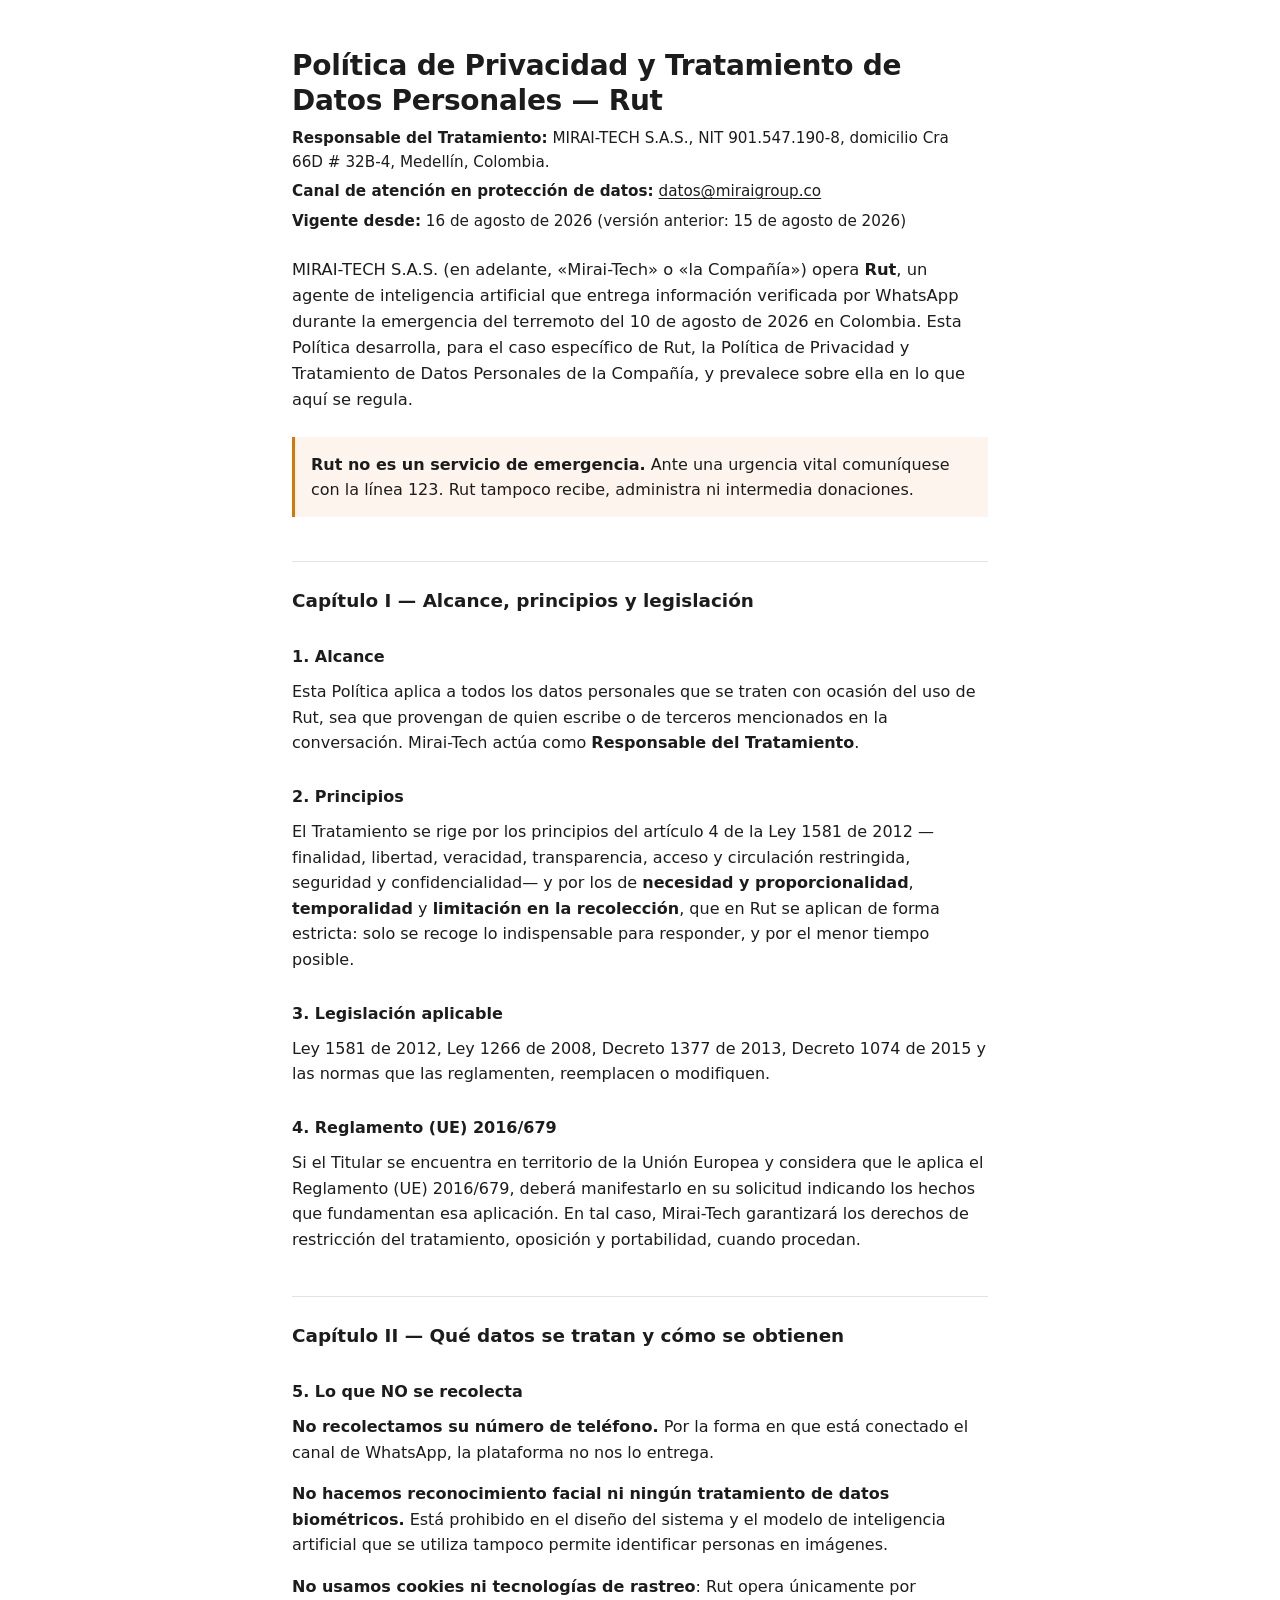
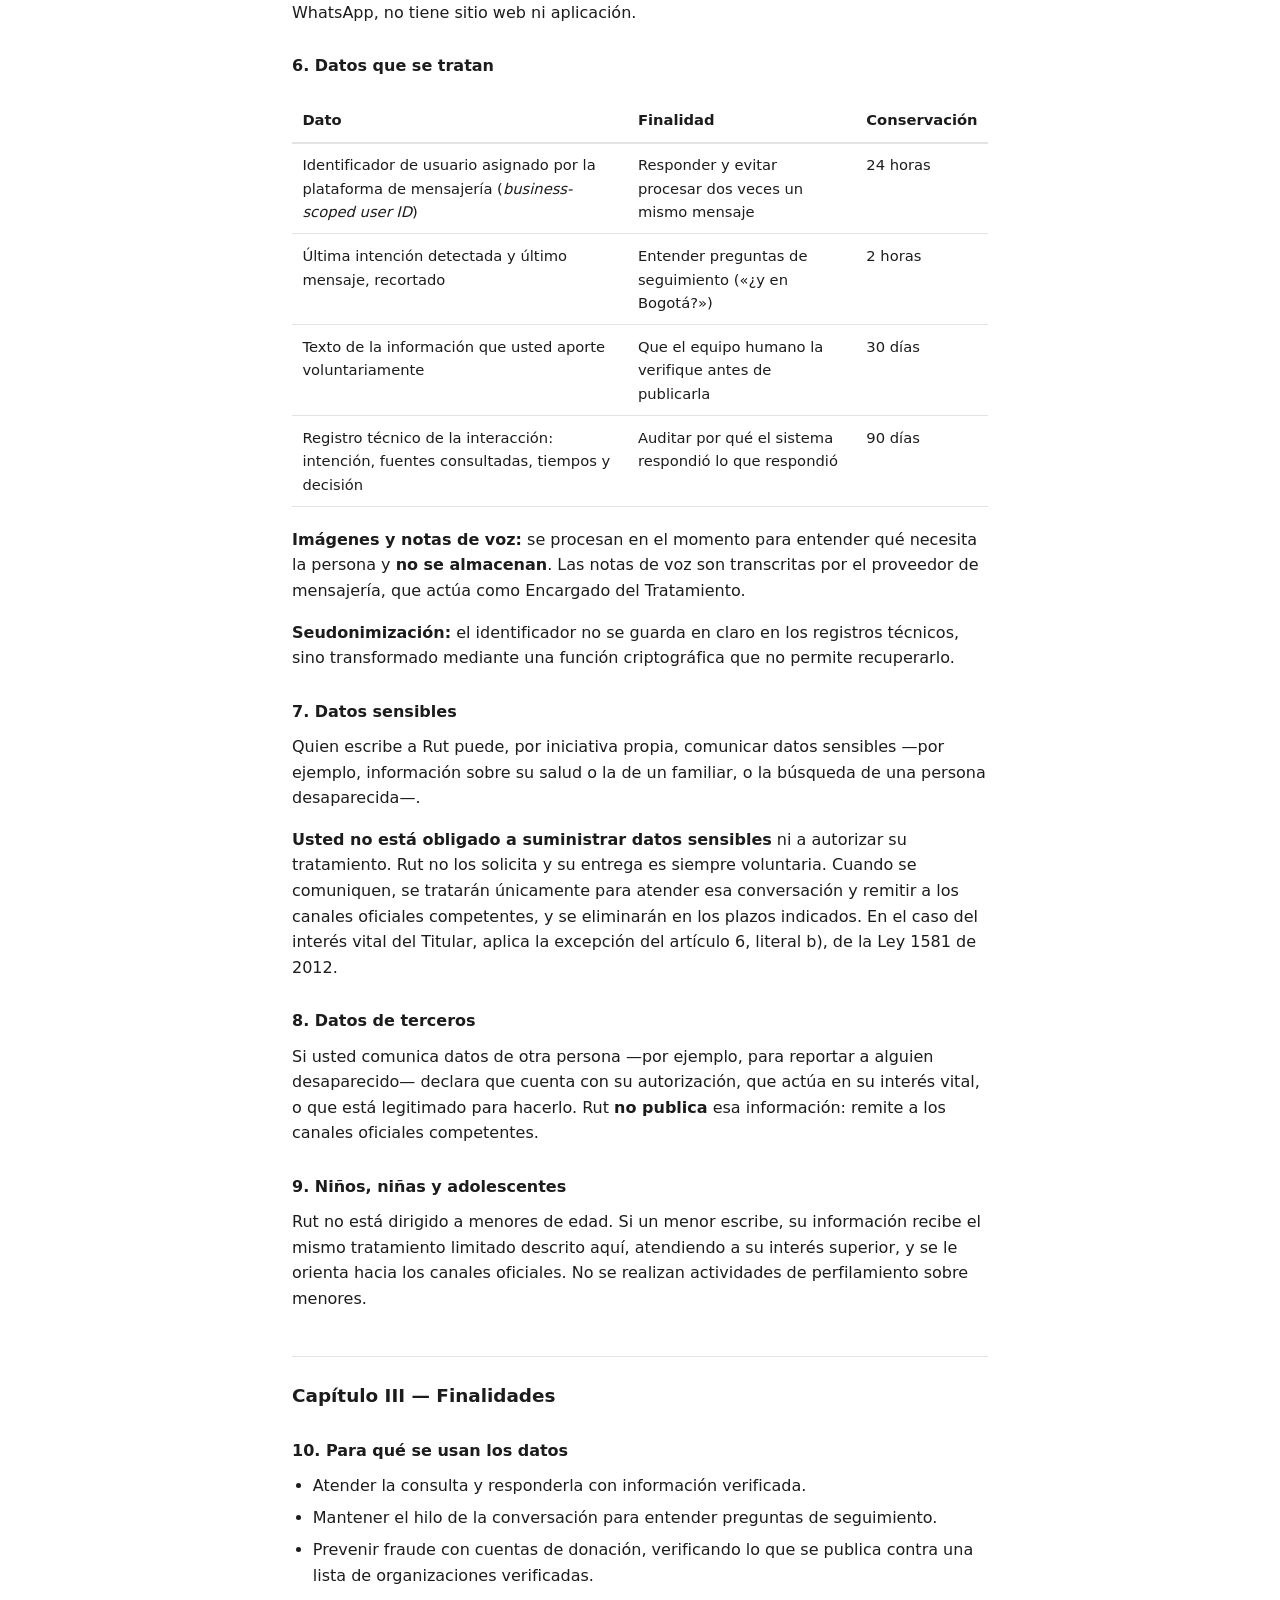
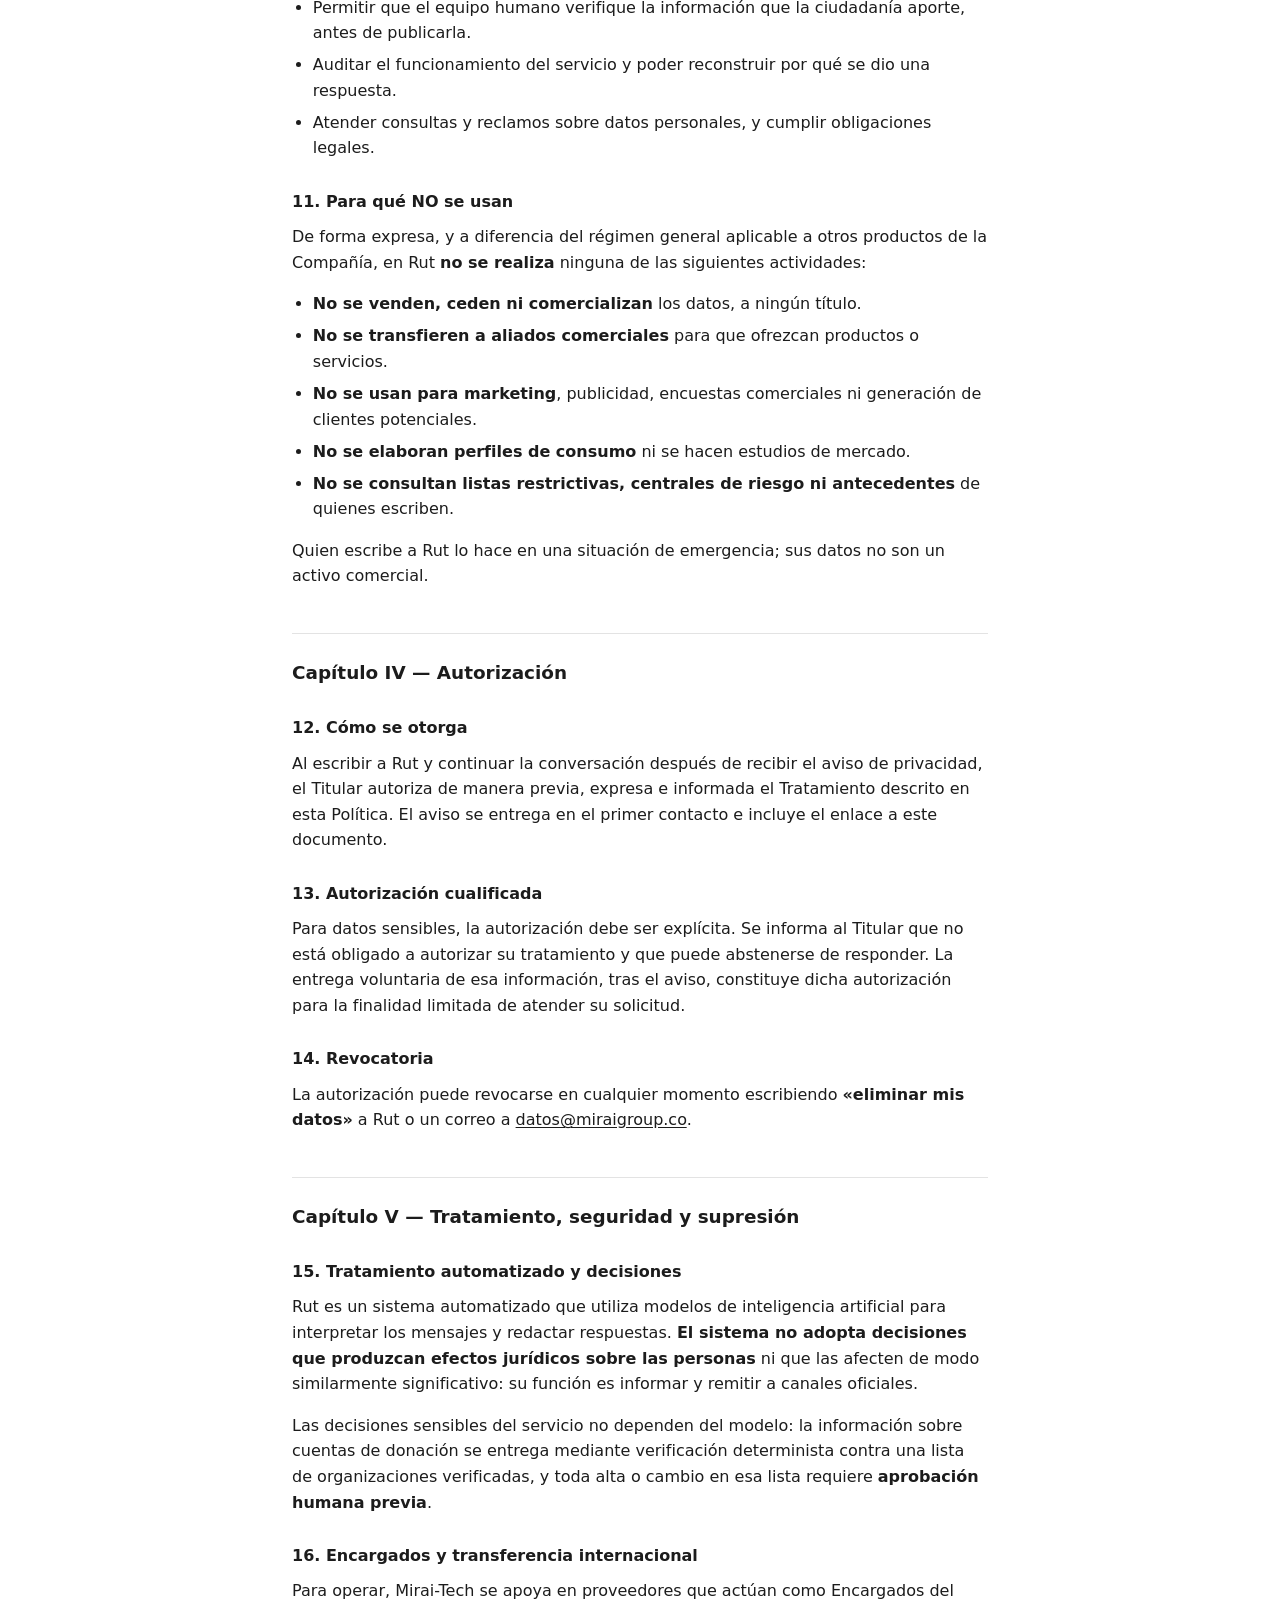
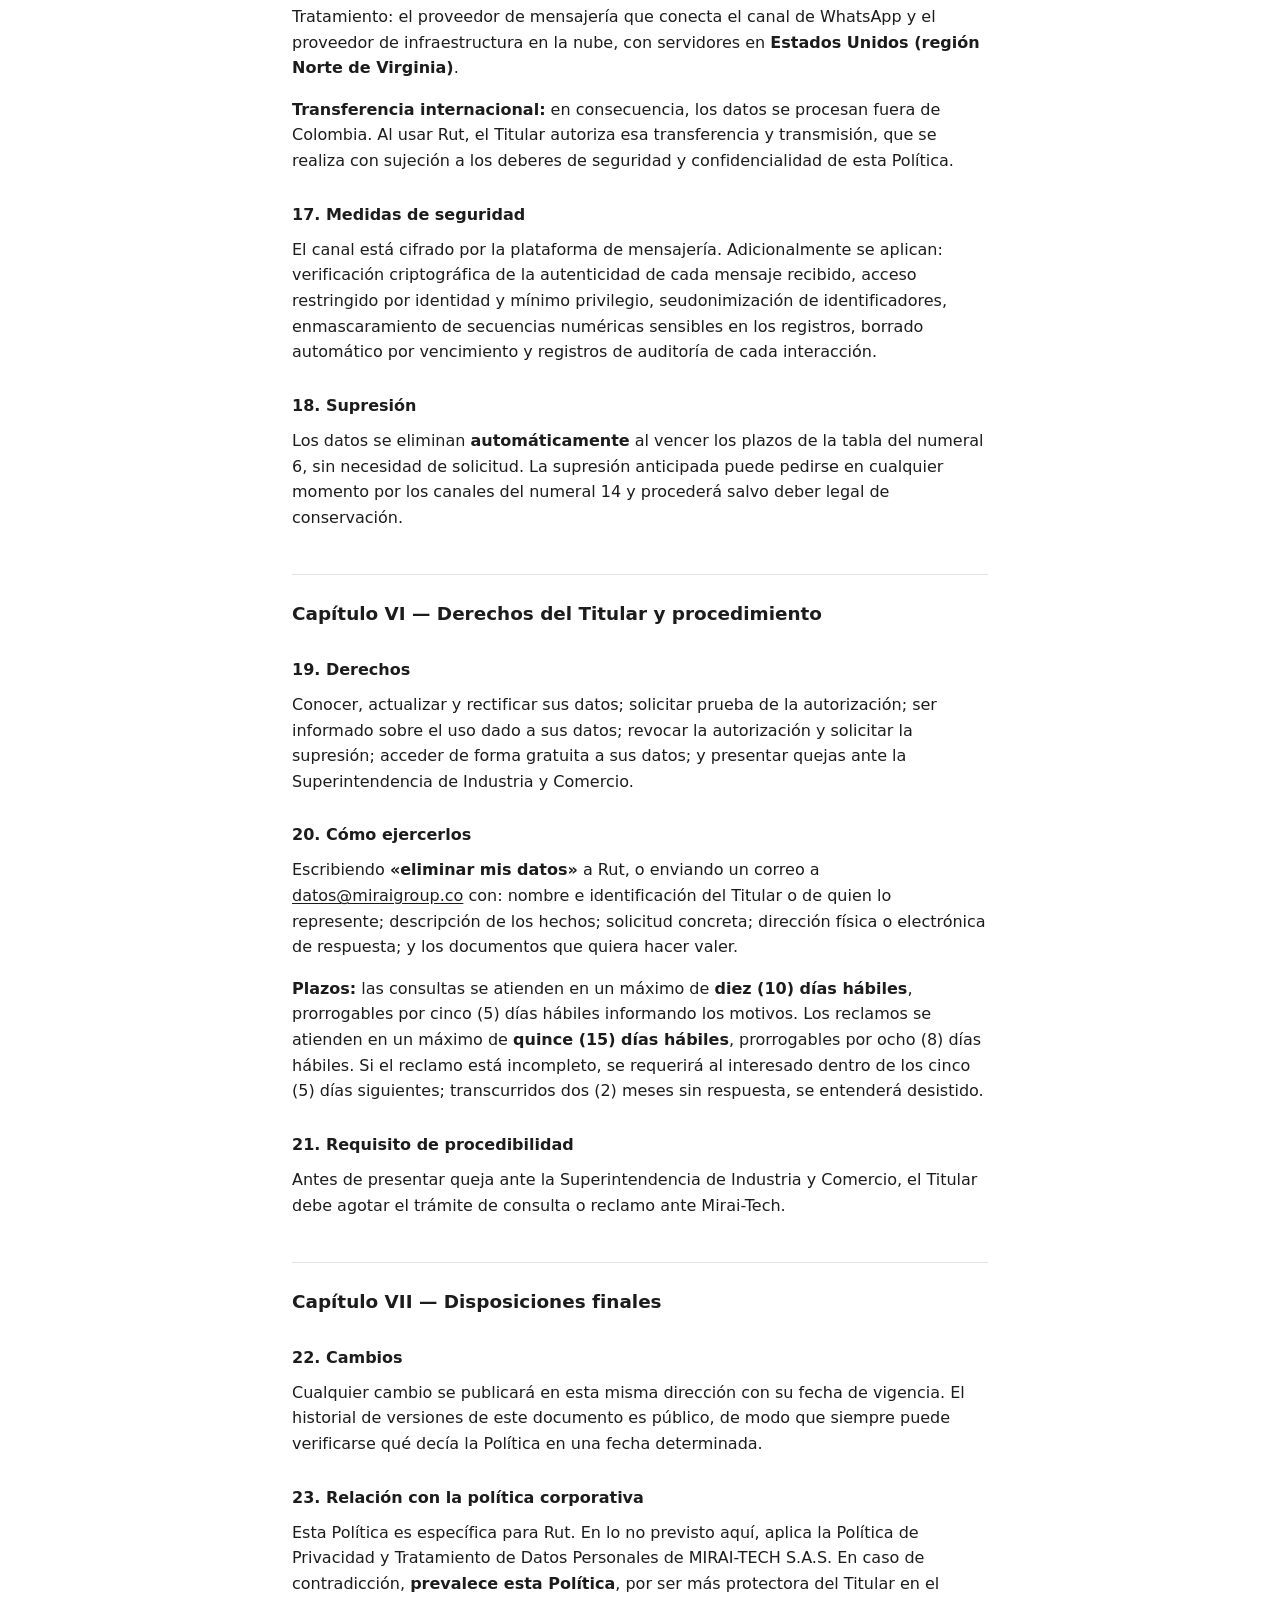
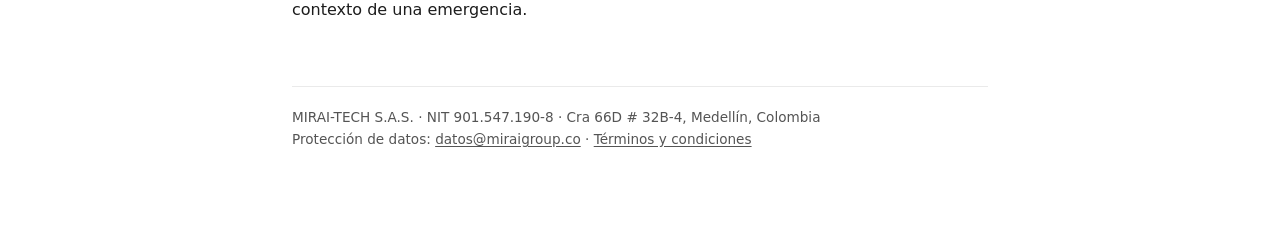
<file: rut/politica-datos/index.html>
<!doctype html>
<html lang="es">
<head>
<meta charset="utf-8">
<meta name="viewport" content="width=device-width, initial-scale=1">
<title>Política de Privacidad y Tratamiento de Datos Personales — Rut | MIRAI TECH S.A.S.</title>
<meta name="description" content="Política de Privacidad y Tratamiento de Datos Personales de Rut, el agente de inteligencia artificial de MIRAI TECH S.A.S. para la emergencia del terremoto del 10 de agosto de 2026 en Colombia.">
<link rel="stylesheet" href="../../estilo.css">
</head>
<body>

<h1>Política de Privacidad y Tratamiento de Datos Personales — Rut</h1>

<p class="meta"><strong>Responsable del Tratamiento:</strong> MIRAI-TECH S.A.S., NIT 901.547.190-8,
domicilio Cra 66D&nbsp;#&nbsp;32B-4, Medellín, Colombia.</p>
<p class="meta"><strong>Canal de atención en protección de datos:</strong>
<a href="mailto:datos@miraigroup.co">datos@miraigroup.co</a></p>
<p class="meta"><strong>Vigente desde:</strong> 16 de agosto de 2026 <span style="font-weight:400">(versión anterior: 15 de agosto de 2026)</span></p>

<p class="intro">MIRAI-TECH S.A.S. (en adelante, «Mirai-Tech» o «la Compañía») opera <strong>Rut</strong>,
un agente de inteligencia artificial que entrega información verificada por WhatsApp durante la
emergencia del terremoto del 10 de agosto de 2026 en Colombia. Esta Política desarrolla, para el
caso específico de Rut, la Política de Privacidad y Tratamiento de Datos Personales de la
Compañía, y prevalece sobre ella en lo que aquí se regula.</p>

<div class="aviso"><strong>Rut no es un servicio de emergencia.</strong> Ante una urgencia vital
comuníquese con la línea 123. Rut tampoco recibe, administra ni intermedia donaciones.</div>

<h2>Capítulo I — Alcance, principios y legislación</h2>

<h3>1. Alcance</h3>
<p>Esta Política aplica a todos los datos personales que se traten con ocasión del uso de Rut, sea
que provengan de quien escribe o de terceros mencionados en la conversación. Mirai-Tech actúa como
<strong>Responsable del Tratamiento</strong>.</p>

<h3>2. Principios</h3>
<p>El Tratamiento se rige por los principios del artículo 4 de la Ley 1581 de 2012 —finalidad,
libertad, veracidad, transparencia, acceso y circulación restringida, seguridad y
confidencialidad— y por los de <strong>necesidad y proporcionalidad</strong>,
<strong>temporalidad</strong> y <strong>limitación en la recolección</strong>, que en Rut se
aplican de forma estricta: solo se recoge lo indispensable para responder, y por el menor tiempo
posible.</p>

<h3>3. Legislación aplicable</h3>
<p>Ley 1581 de 2012, Ley 1266 de 2008, Decreto 1377 de 2013, Decreto 1074 de 2015 y las normas que
las reglamenten, reemplacen o modifiquen.</p>

<h3>4. Reglamento (UE) 2016/679</h3>
<p>Si el Titular se encuentra en territorio de la Unión Europea y considera que le aplica el
Reglamento (UE) 2016/679, deberá manifestarlo en su solicitud indicando los hechos que fundamentan
esa aplicación. En tal caso, Mirai-Tech garantizará los derechos de restricción del tratamiento,
oposición y portabilidad, cuando procedan.</p>

<h2>Capítulo II — Qué datos se tratan y cómo se obtienen</h2>

<h3>5. Lo que NO se recolecta</h3>
<p><strong>No recolectamos su número de teléfono.</strong> Por la forma en que está conectado el
canal de WhatsApp, la plataforma no nos lo entrega.</p>
<p><strong>No hacemos reconocimiento facial ni ningún tratamiento de datos biométricos.</strong>
Está prohibido en el diseño del sistema y el modelo de inteligencia artificial que se utiliza
tampoco permite identificar personas en imágenes.</p>
<p><strong>No usamos cookies ni tecnologías de rastreo</strong>: Rut opera únicamente por WhatsApp,
no tiene sitio web ni aplicación.</p>

<h3>6. Datos que se tratan</h3>
<table>
  <thead>
    <tr><th>Dato</th><th>Finalidad</th><th>Conservación</th></tr>
  </thead>
  <tbody>
    <tr>
      <td>Identificador de usuario asignado por la plataforma de mensajería (<em>business-scoped
      user ID</em>)</td>
      <td>Responder y evitar procesar dos veces un mismo mensaje</td>
      <td>24 horas</td>
    </tr>
    <tr>
      <td>Última intención detectada y último mensaje, recortado</td>
      <td>Entender preguntas de seguimiento («¿y en Bogotá?»)</td>
      <td>2 horas</td>
    </tr>
    <tr>
      <td>Texto de la información que usted aporte voluntariamente</td>
      <td>Que el equipo humano la verifique antes de publicarla</td>
      <td>30 días</td>
    </tr>
    <tr>
      <td>Registro técnico de la interacción: intención, fuentes consultadas, tiempos y decisión</td>
      <td>Auditar por qué el sistema respondió lo que respondió</td>
      <td>90 días</td>
    </tr>
  </tbody>
</table>
<p><strong>Imágenes y notas de voz:</strong> se procesan en el momento para entender qué necesita
la persona y <strong>no se almacenan</strong>. Las notas de voz son transcritas por el proveedor de
mensajería, que actúa como Encargado del Tratamiento.</p>
<p><strong>Seudonimización:</strong> el identificador no se guarda en claro en los registros
técnicos, sino transformado mediante una función criptográfica que no permite recuperarlo.</p>

<h3>7. Datos sensibles</h3>
<p>Quien escribe a Rut puede, por iniciativa propia, comunicar datos sensibles —por ejemplo,
información sobre su salud o la de un familiar, o la búsqueda de una persona desaparecida—.</p>
<p><strong>Usted no está obligado a suministrar datos sensibles</strong> ni a autorizar su
tratamiento. Rut no los solicita y su entrega es siempre voluntaria. Cuando se comuniquen, se
tratarán únicamente para atender esa conversación y remitir a los canales oficiales competentes, y
se eliminarán en los plazos indicados. En el caso del interés vital del Titular, aplica la
excepción del artículo 6, literal b), de la Ley 1581 de 2012.</p>

<h3>8. Datos de terceros</h3>
<p>Si usted comunica datos de otra persona —por ejemplo, para reportar a alguien desaparecido—
declara que cuenta con su autorización, que actúa en su interés vital, o que está legitimado para
hacerlo. Rut <strong>no publica</strong> esa información: remite a los canales oficiales
competentes.</p>

<h3>9. Niños, niñas y adolescentes</h3>
<p>Rut no está dirigido a menores de edad. Si un menor escribe, su información recibe el mismo
tratamiento limitado descrito aquí, atendiendo a su interés superior, y se le orienta hacia los
canales oficiales. No se realizan actividades de perfilamiento sobre menores.</p>

<h2>Capítulo III — Finalidades</h2>

<h3>10. Para qué se usan los datos</h3>
<ul>
  <li>Atender la consulta y responderla con información verificada.</li>
  <li>Mantener el hilo de la conversación para entender preguntas de seguimiento.</li>
  <li>Prevenir fraude con cuentas de donación, verificando lo que se publica contra una lista de
      organizaciones verificadas.</li>
  <li>Permitir que el equipo humano verifique la información que la ciudadanía aporte, antes de
      publicarla.</li>
  <li>Auditar el funcionamiento del servicio y poder reconstruir por qué se dio una respuesta.</li>
  <li>Atender consultas y reclamos sobre datos personales, y cumplir obligaciones legales.</li>
</ul>

<h3>11. Para qué NO se usan</h3>
<p>De forma expresa, y a diferencia del régimen general aplicable a otros productos de la Compañía,
en Rut <strong>no se realiza</strong> ninguna de las siguientes actividades:</p>
<ul>
  <li><strong>No se venden, ceden ni comercializan</strong> los datos, a ningún título.</li>
  <li><strong>No se transfieren a aliados comerciales</strong> para que ofrezcan productos o
      servicios.</li>
  <li><strong>No se usan para marketing</strong>, publicidad, encuestas comerciales ni generación de
      clientes potenciales.</li>
  <li><strong>No se elaboran perfiles de consumo</strong> ni se hacen estudios de mercado.</li>
  <li><strong>No se consultan listas restrictivas, centrales de riesgo ni antecedentes</strong> de
      quienes escriben.</li>
</ul>
<p>Quien escribe a Rut lo hace en una situación de emergencia; sus datos no son un activo
comercial.</p>

<h2>Capítulo IV — Autorización</h2>

<h3>12. Cómo se otorga</h3>
<p>Al escribir a Rut y continuar la conversación después de recibir el aviso de privacidad, el
Titular autoriza de manera previa, expresa e informada el Tratamiento descrito en esta Política. El
aviso se entrega en el primer contacto e incluye el enlace a este documento.</p>

<h3>13. Autorización cualificada</h3>
<p>Para datos sensibles, la autorización debe ser explícita. Se informa al Titular que no está
obligado a autorizar su tratamiento y que puede abstenerse de responder. La entrega voluntaria de
esa información, tras el aviso, constituye dicha autorización para la finalidad limitada de atender
su solicitud.</p>

<h3>14. Revocatoria</h3>
<p>La autorización puede revocarse en cualquier momento escribiendo <strong>«eliminar mis
datos»</strong> a Rut o un correo a <a href="mailto:datos@miraigroup.co">datos@miraigroup.co</a>.</p>

<h2>Capítulo V — Tratamiento, seguridad y supresión</h2>

<h3>15. Tratamiento automatizado y decisiones</h3>
<p>Rut es un sistema automatizado que utiliza modelos de inteligencia artificial para interpretar
los mensajes y redactar respuestas. <strong>El sistema no adopta decisiones que produzcan efectos
jurídicos sobre las personas</strong> ni que las afecten de modo similarmente significativo: su
función es informar y remitir a canales oficiales.</p>
<p>Las decisiones sensibles del servicio no dependen del modelo: la información sobre cuentas de
donación se entrega mediante verificación determinista contra una lista de organizaciones
verificadas, y toda alta o cambio en esa lista requiere <strong>aprobación humana previa</strong>.</p>

<h3>16. Encargados y transferencia internacional</h3>
<p>Para operar, Mirai-Tech se apoya en proveedores que actúan como Encargados del Tratamiento: el
proveedor de mensajería que conecta el canal de WhatsApp y el proveedor de infraestructura en la
nube, con servidores en <strong>Estados Unidos (región Norte de Virginia)</strong>.</p>
<p><strong>Transferencia internacional:</strong> en consecuencia, los datos se procesan fuera de
Colombia. Al usar Rut, el Titular autoriza esa transferencia y transmisión, que se realiza con
sujeción a los deberes de seguridad y confidencialidad de esta Política.</p>

<h3>17. Medidas de seguridad</h3>
<p>El canal está cifrado por la plataforma de mensajería. Adicionalmente se aplican: verificación
criptográfica de la autenticidad de cada mensaje recibido, acceso restringido por identidad y
mínimo privilegio, seudonimización de identificadores, enmascaramiento de secuencias numéricas
sensibles en los registros, borrado automático por vencimiento y registros de auditoría de cada
interacción.</p>

<h3>18. Supresión</h3>
<p>Los datos se eliminan <strong>automáticamente</strong> al vencer los plazos de la tabla del
numeral 6, sin necesidad de solicitud. La supresión anticipada puede pedirse en cualquier momento
por los canales del numeral 14 y procederá salvo deber legal de conservación.</p>

<h2>Capítulo VI — Derechos del Titular y procedimiento</h2>

<h3>19. Derechos</h3>
<p>Conocer, actualizar y rectificar sus datos; solicitar prueba de la autorización; ser informado
sobre el uso dado a sus datos; revocar la autorización y solicitar la supresión; acceder de forma
gratuita a sus datos; y presentar quejas ante la Superintendencia de Industria y Comercio.</p>

<h3>20. Cómo ejercerlos</h3>
<p>Escribiendo <strong>«eliminar mis datos»</strong> a Rut, o enviando un correo a
<a href="mailto:datos@miraigroup.co">datos@miraigroup.co</a> con: nombre e identificación del
Titular o de quien lo represente; descripción de los hechos; solicitud concreta; dirección física o
electrónica de respuesta; y los documentos que quiera hacer valer.</p>
<p><strong>Plazos:</strong> las consultas se atienden en un máximo de <strong>diez (10) días
hábiles</strong>, prorrogables por cinco (5) días hábiles informando los motivos. Los reclamos se
atienden en un máximo de <strong>quince (15) días hábiles</strong>, prorrogables por ocho (8) días
hábiles. Si el reclamo está incompleto, se requerirá al interesado dentro de los cinco (5) días
siguientes; transcurridos dos (2) meses sin respuesta, se entenderá desistido.</p>

<h3>21. Requisito de procedibilidad</h3>
<p>Antes de presentar queja ante la Superintendencia de Industria y Comercio, el Titular debe
agotar el trámite de consulta o reclamo ante Mirai-Tech.</p>

<h2>Capítulo VII — Disposiciones finales</h2>

<h3>22. Cambios</h3>
<p>Cualquier cambio se publicará en esta misma dirección con su fecha de vigencia. El historial de
versiones de este documento es público, de modo que siempre puede verificarse qué decía la Política
en una fecha determinada.</p>

<h3>23. Relación con la política corporativa</h3>
<p>Esta Política es específica para Rut. En lo no previsto aquí, aplica la Política de Privacidad y
Tratamiento de Datos Personales de MIRAI-TECH S.A.S. En caso de contradicción, <strong>prevalece
esta Política</strong>, por ser más protectora del Titular en el contexto de una emergencia.</p>

<footer>
  MIRAI-TECH S.A.S. · NIT 901.547.190-8 · Cra 66D # 32B-4, Medellín, Colombia<br>
  Protección de datos: <a href="mailto:datos@miraigroup.co">datos@miraigroup.co</a> ·
  <a href="../terminos/">Términos y condiciones</a>
</footer>

</body>
</html>
</file>
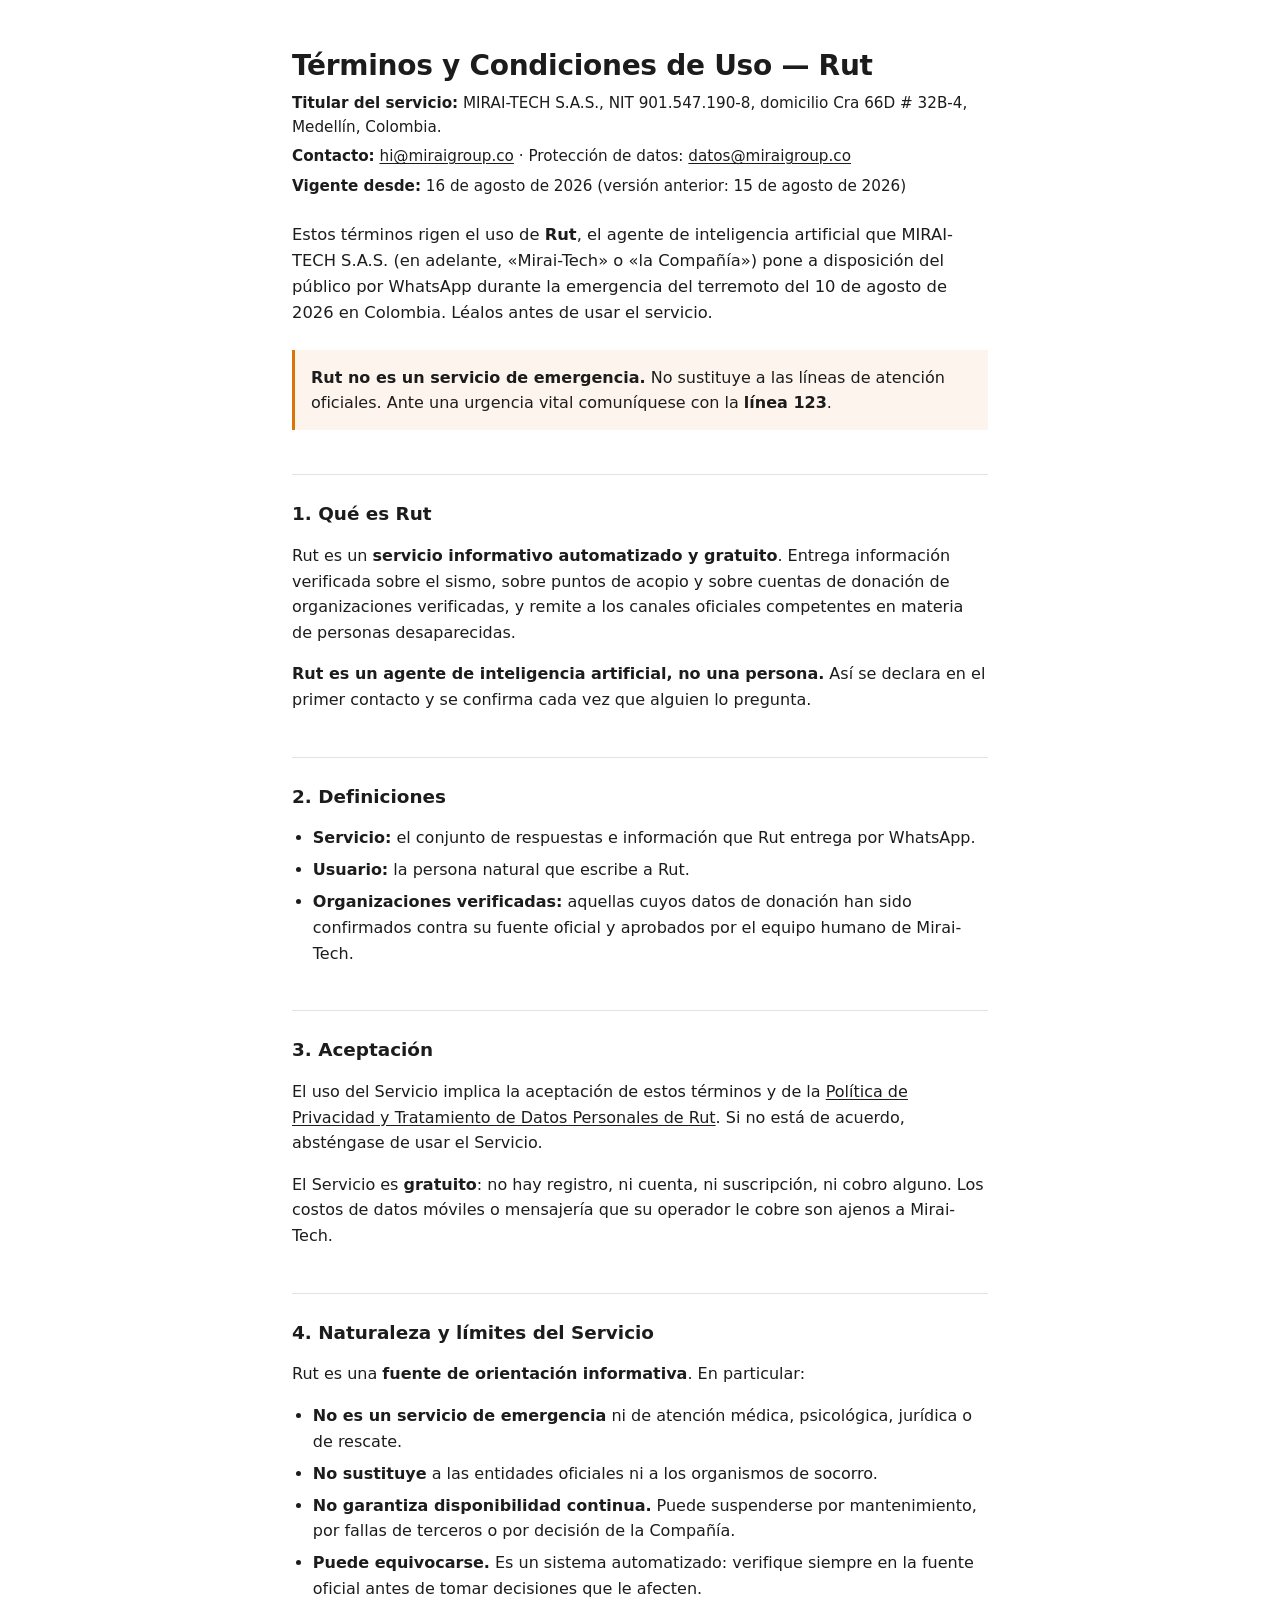
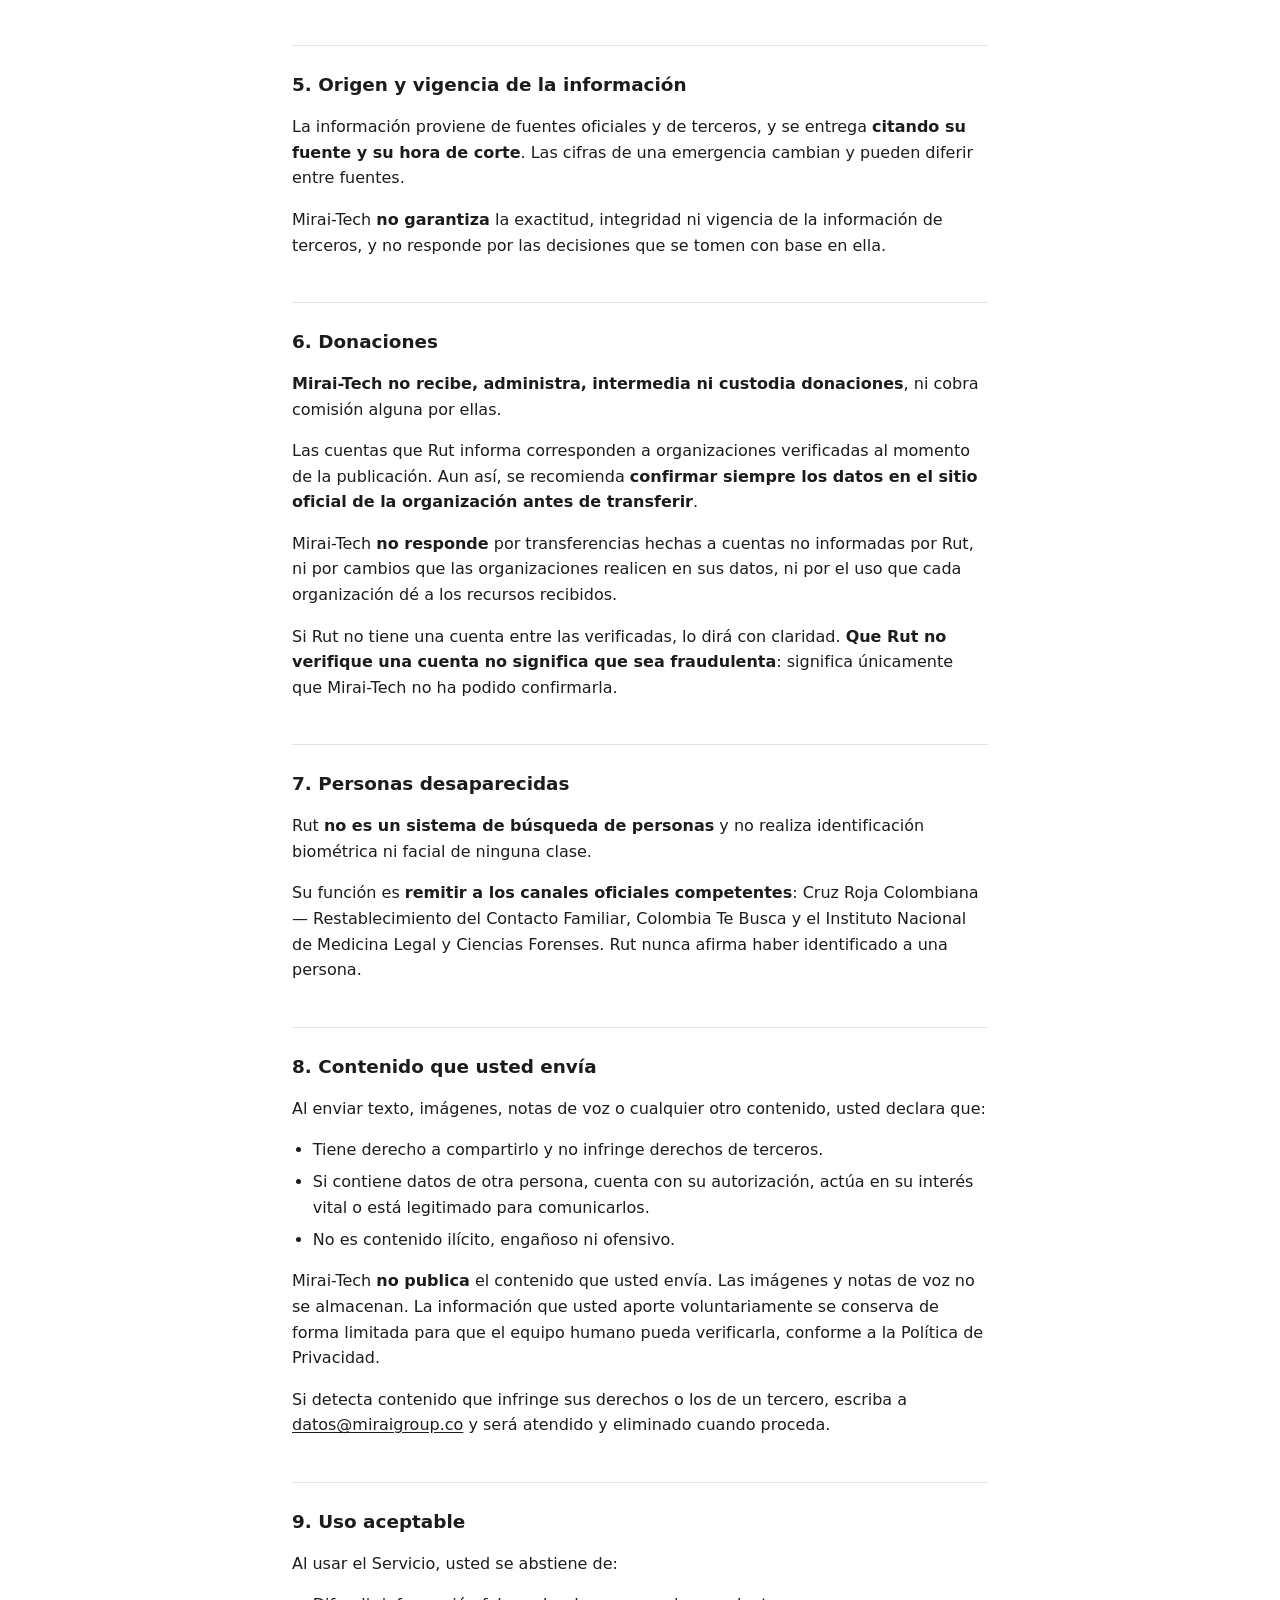
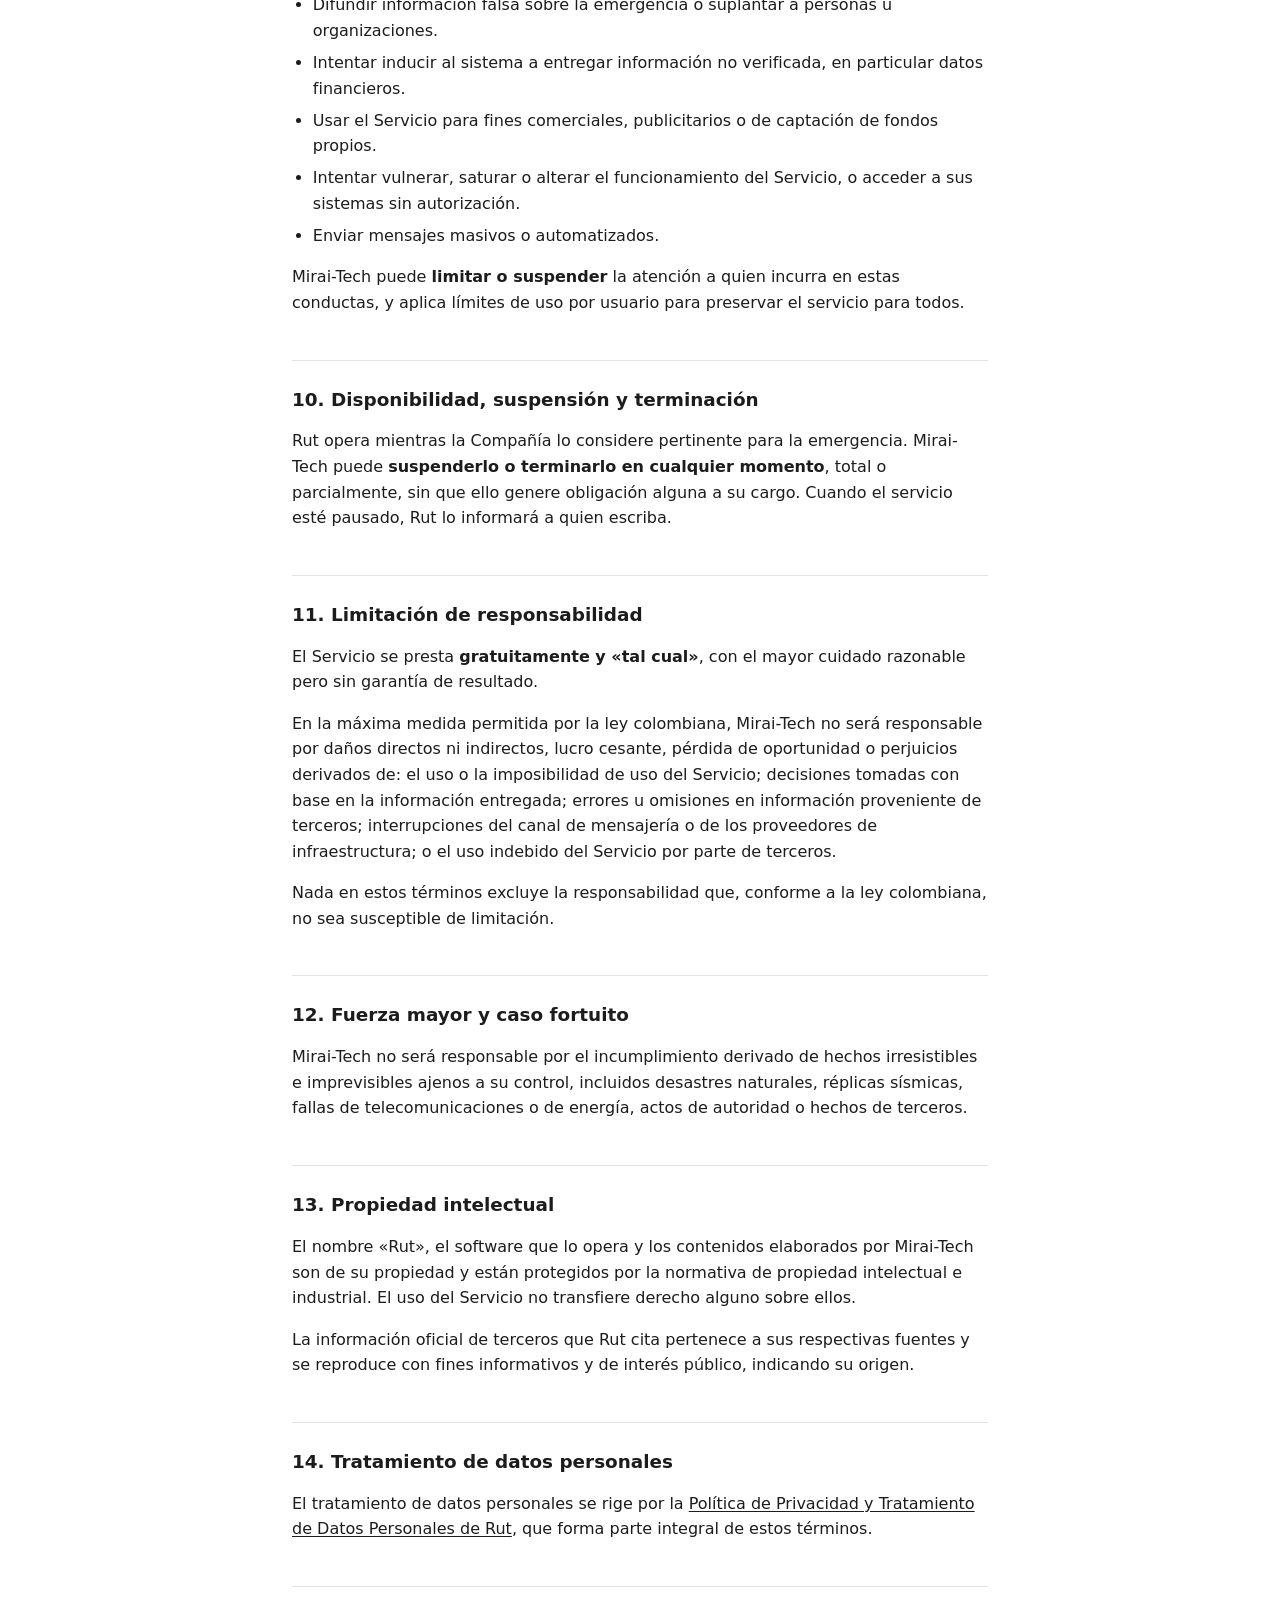
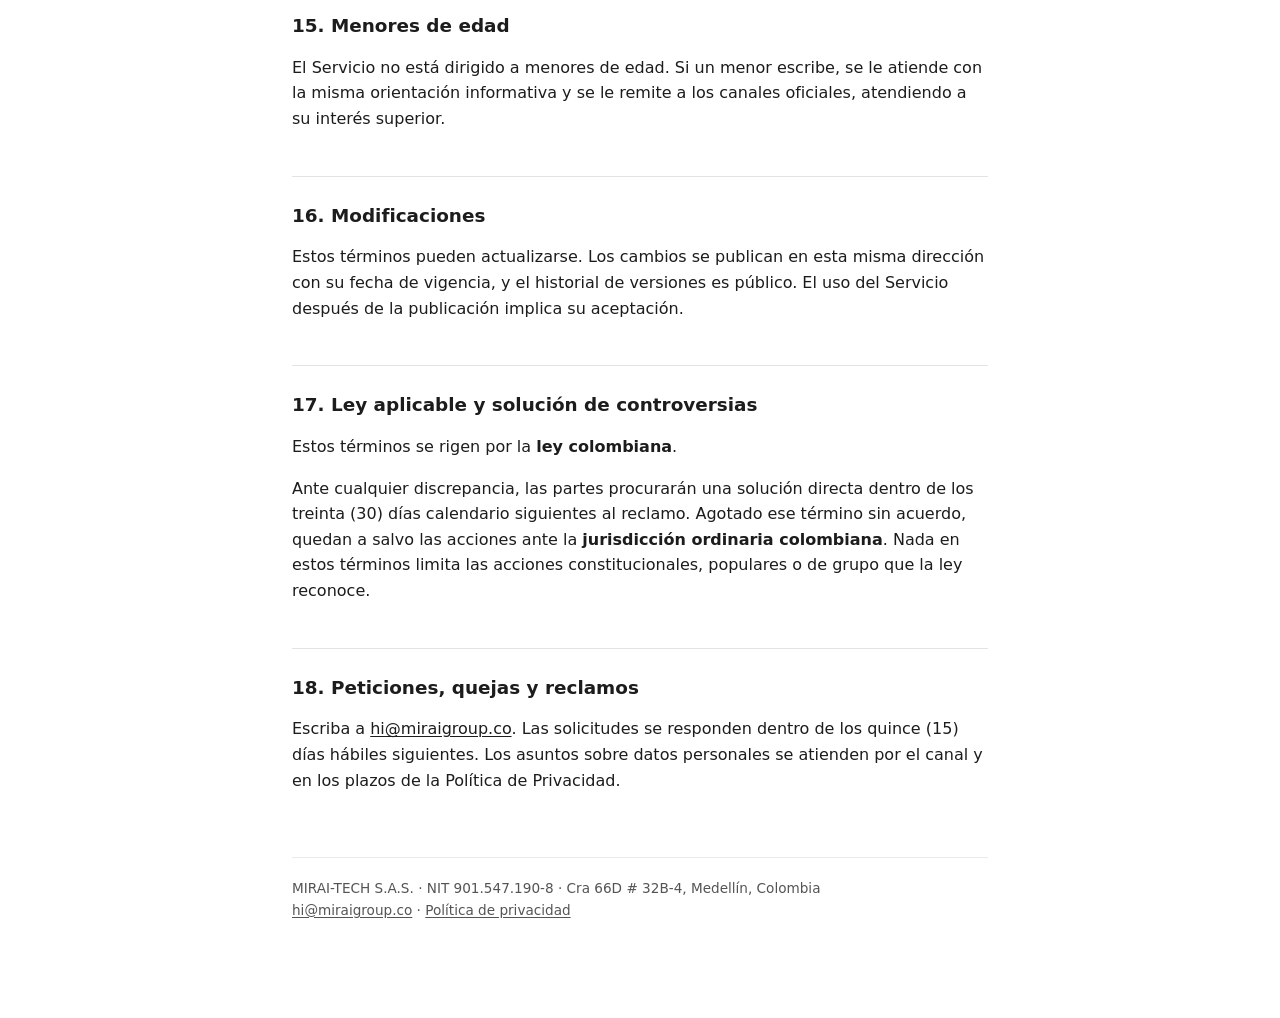
<file: rut/terminos/index.html>
<!doctype html>
<html lang="es">
<head>
<meta charset="utf-8">
<meta name="viewport" content="width=device-width, initial-scale=1">
<title>Términos y Condiciones de Uso — Rut | MIRAI TECH S.A.S.</title>
<meta name="description" content="Términos y Condiciones de Uso de Rut, el agente de inteligencia artificial de MIRAI TECH S.A.S. para la emergencia del terremoto del 10 de agosto de 2026 en Colombia.">
<link rel="stylesheet" href="../../estilo.css">
</head>
<body>

<h1>Términos y Condiciones de Uso — Rut</h1>

<p class="meta"><strong>Titular del servicio:</strong> MIRAI-TECH S.A.S., NIT 901.547.190-8,
domicilio Cra 66D&nbsp;#&nbsp;32B-4, Medellín, Colombia.</p>
<p class="meta"><strong>Contacto:</strong> <a href="mailto:hi@miraigroup.co">hi@miraigroup.co</a> ·
Protección de datos: <a href="mailto:datos@miraigroup.co">datos@miraigroup.co</a></p>
<p class="meta"><strong>Vigente desde:</strong> 16 de agosto de 2026 <span style="font-weight:400">(versión anterior: 15 de agosto de 2026)</span></p>

<p class="intro">Estos términos rigen el uso de <strong>Rut</strong>, el agente de inteligencia
artificial que MIRAI-TECH S.A.S. (en adelante, «Mirai-Tech» o «la Compañía») pone a disposición del
público por WhatsApp durante la emergencia del terremoto del 10 de agosto de 2026 en Colombia.
Léalos antes de usar el servicio.</p>

<div class="aviso"><strong>Rut no es un servicio de emergencia.</strong> No sustituye a las líneas
de atención oficiales. Ante una urgencia vital comuníquese con la <strong>línea 123</strong>.</div>

<h2>1. Qué es Rut</h2>
<p>Rut es un <strong>servicio informativo automatizado y gratuito</strong>. Entrega información
verificada sobre el sismo, sobre puntos de acopio y sobre cuentas de donación de organizaciones
verificadas, y remite a los canales oficiales competentes en materia de personas desaparecidas.</p>
<p><strong>Rut es un agente de inteligencia artificial, no una persona.</strong> Así se declara en
el primer contacto y se confirma cada vez que alguien lo pregunta.</p>

<h2>2. Definiciones</h2>
<ul>
  <li><strong>Servicio:</strong> el conjunto de respuestas e información que Rut entrega por
      WhatsApp.</li>
  <li><strong>Usuario:</strong> la persona natural que escribe a Rut.</li>
  <li><strong>Organizaciones verificadas:</strong> aquellas cuyos datos de donación han sido
      confirmados contra su fuente oficial y aprobados por el equipo humano de Mirai-Tech.</li>
</ul>

<h2>3. Aceptación</h2>
<p>El uso del Servicio implica la aceptación de estos términos y de la
<a href="../politica-datos/">Política de Privacidad y Tratamiento de Datos Personales de Rut</a>.
Si no está de acuerdo, absténgase de usar el Servicio.</p>
<p>El Servicio es <strong>gratuito</strong>: no hay registro, ni cuenta, ni suscripción, ni cobro
alguno. Los costos de datos móviles o mensajería que su operador le cobre son ajenos a
Mirai-Tech.</p>

<h2>4. Naturaleza y límites del Servicio</h2>
<p>Rut es una <strong>fuente de orientación informativa</strong>. En particular:</p>
<ul>
  <li><strong>No es un servicio de emergencia</strong> ni de atención médica, psicológica, jurídica
      o de rescate.</li>
  <li><strong>No sustituye</strong> a las entidades oficiales ni a los organismos de socorro.</li>
  <li><strong>No garantiza disponibilidad continua.</strong> Puede suspenderse por mantenimiento,
      por fallas de terceros o por decisión de la Compañía.</li>
  <li><strong>Puede equivocarse.</strong> Es un sistema automatizado: verifique siempre en la
      fuente oficial antes de tomar decisiones que le afecten.</li>
</ul>

<h2>5. Origen y vigencia de la información</h2>
<p>La información proviene de fuentes oficiales y de terceros, y se entrega <strong>citando su
fuente y su hora de corte</strong>. Las cifras de una emergencia cambian y pueden diferir entre
fuentes.</p>
<p>Mirai-Tech <strong>no garantiza</strong> la exactitud, integridad ni vigencia de la información
de terceros, y no responde por las decisiones que se tomen con base en ella.</p>

<h2>6. Donaciones</h2>
<p><strong>Mirai-Tech no recibe, administra, intermedia ni custodia donaciones</strong>, ni cobra
comisión alguna por ellas.</p>
<p>Las cuentas que Rut informa corresponden a organizaciones verificadas al momento de la
publicación. Aun así, se recomienda <strong>confirmar siempre los datos en el sitio oficial de la
organización antes de transferir</strong>.</p>
<p>Mirai-Tech <strong>no responde</strong> por transferencias hechas a cuentas no informadas por
Rut, ni por cambios que las organizaciones realicen en sus datos, ni por el uso que cada
organización dé a los recursos recibidos.</p>
<p>Si Rut no tiene una cuenta entre las verificadas, lo dirá con claridad. <strong>Que Rut no
verifique una cuenta no significa que sea fraudulenta</strong>: significa únicamente que Mirai-Tech
no ha podido confirmarla.</p>

<h2>7. Personas desaparecidas</h2>
<p>Rut <strong>no es un sistema de búsqueda de personas</strong> y no realiza identificación
biométrica ni facial de ninguna clase.</p>
<p>Su función es <strong>remitir a los canales oficiales competentes</strong>: Cruz Roja
Colombiana — Restablecimiento del Contacto Familiar, Colombia Te Busca y el Instituto Nacional de
Medicina Legal y Ciencias Forenses. Rut nunca afirma haber identificado a una persona.</p>

<h2>8. Contenido que usted envía</h2>
<p>Al enviar texto, imágenes, notas de voz o cualquier otro contenido, usted declara que:</p>
<ul>
  <li>Tiene derecho a compartirlo y no infringe derechos de terceros.</li>
  <li>Si contiene datos de otra persona, cuenta con su autorización, actúa en su interés vital o
      está legitimado para comunicarlos.</li>
  <li>No es contenido ilícito, engañoso ni ofensivo.</li>
</ul>
<p>Mirai-Tech <strong>no publica</strong> el contenido que usted envía. Las imágenes y notas de voz
no se almacenan. La información que usted aporte voluntariamente se conserva de forma limitada para
que el equipo humano pueda verificarla, conforme a la Política de Privacidad.</p>
<p>Si detecta contenido que infringe sus derechos o los de un tercero, escriba a
<a href="mailto:datos@miraigroup.co">datos@miraigroup.co</a> y será atendido y eliminado cuando
proceda.</p>

<h2>9. Uso aceptable</h2>
<p>Al usar el Servicio, usted se abstiene de:</p>
<ul>
  <li>Difundir información falsa sobre la emergencia o suplantar a personas u organizaciones.</li>
  <li>Intentar inducir al sistema a entregar información no verificada, en particular datos
      financieros.</li>
  <li>Usar el Servicio para fines comerciales, publicitarios o de captación de fondos propios.</li>
  <li>Intentar vulnerar, saturar o alterar el funcionamiento del Servicio, o acceder a sus sistemas
      sin autorización.</li>
  <li>Enviar mensajes masivos o automatizados.</li>
</ul>
<p>Mirai-Tech puede <strong>limitar o suspender</strong> la atención a quien incurra en estas
conductas, y aplica límites de uso por usuario para preservar el servicio para todos.</p>

<h2>10. Disponibilidad, suspensión y terminación</h2>
<p>Rut opera mientras la Compañía lo considere pertinente para la emergencia. Mirai-Tech puede
<strong>suspenderlo o terminarlo en cualquier momento</strong>, total o parcialmente, sin que ello
genere obligación alguna a su cargo. Cuando el servicio esté pausado, Rut lo informará a quien
escriba.</p>

<h2>11. Limitación de responsabilidad</h2>
<p>El Servicio se presta <strong>gratuitamente y «tal cual»</strong>, con el mayor cuidado
razonable pero sin garantía de resultado.</p>
<p>En la máxima medida permitida por la ley colombiana, Mirai-Tech no será responsable por daños
directos ni indirectos, lucro cesante, pérdida de oportunidad o perjuicios derivados de: el uso o
la imposibilidad de uso del Servicio; decisiones tomadas con base en la información entregada;
errores u omisiones en información proveniente de terceros; interrupciones del canal de mensajería
o de los proveedores de infraestructura; o el uso indebido del Servicio por parte de terceros.</p>
<p>Nada en estos términos excluye la responsabilidad que, conforme a la ley colombiana, no sea
susceptible de limitación.</p>

<h2>12. Fuerza mayor y caso fortuito</h2>
<p>Mirai-Tech no será responsable por el incumplimiento derivado de hechos irresistibles e
imprevisibles ajenos a su control, incluidos desastres naturales, réplicas sísmicas, fallas de
telecomunicaciones o de energía, actos de autoridad o hechos de terceros.</p>

<h2>13. Propiedad intelectual</h2>
<p>El nombre «Rut», el software que lo opera y los contenidos elaborados por Mirai-Tech son de su
propiedad y están protegidos por la normativa de propiedad intelectual e industrial. El uso del
Servicio no transfiere derecho alguno sobre ellos.</p>
<p>La información oficial de terceros que Rut cita pertenece a sus respectivas fuentes y se
reproduce con fines informativos y de interés público, indicando su origen.</p>

<h2>14. Tratamiento de datos personales</h2>
<p>El tratamiento de datos personales se rige por la
<a href="../politica-datos/">Política de Privacidad y Tratamiento de Datos Personales de Rut</a>,
que forma parte integral de estos términos.</p>

<h2>15. Menores de edad</h2>
<p>El Servicio no está dirigido a menores de edad. Si un menor escribe, se le atiende con la misma
orientación informativa y se le remite a los canales oficiales, atendiendo a su interés
superior.</p>

<h2>16. Modificaciones</h2>
<p>Estos términos pueden actualizarse. Los cambios se publican en esta misma dirección con su fecha
de vigencia, y el historial de versiones es público. El uso del Servicio después de la publicación
implica su aceptación.</p>

<h2>17. Ley aplicable y solución de controversias</h2>
<p>Estos términos se rigen por la <strong>ley colombiana</strong>.</p>
<p>Ante cualquier discrepancia, las partes procurarán una solución directa dentro de los treinta
(30) días calendario siguientes al reclamo. Agotado ese término sin acuerdo, quedan a salvo las
acciones ante la <strong>jurisdicción ordinaria colombiana</strong>. Nada en estos términos limita
las acciones constitucionales, populares o de grupo que la ley reconoce.</p>

<h2>18. Peticiones, quejas y reclamos</h2>
<p>Escriba a <a href="mailto:hi@miraigroup.co">hi@miraigroup.co</a>. Las solicitudes se responden
dentro de los quince (15) días hábiles siguientes. Los asuntos sobre datos personales se atienden
por el canal y en los plazos de la Política de Privacidad.</p>

<footer>
  MIRAI-TECH S.A.S. · NIT 901.547.190-8 · Cra 66D # 32B-4, Medellín, Colombia<br>
  <a href="mailto:hi@miraigroup.co">hi@miraigroup.co</a> ·
  <a href="../politica-datos/">Política de privacidad</a>
</footer>

</body>
</html>
</file>
<file: estilo.css>
:root { color-scheme: light dark; --linea: rgba(128,128,128,.22); --acento: #d97706; }
* { box-sizing: border-box; }
body {
  font-family: -apple-system, BlinkMacSystemFont, "Segoe UI", system-ui, sans-serif;
  max-width: 46rem; margin: 0 auto; padding: 3rem 1.25rem 6rem;
  line-height: 1.6; color: #1c1c1c; background: #fff; -webkit-text-size-adjust: 100%;
}
@media (prefers-color-scheme: dark) { body { color: #e6e6e6; background: #161616; } }
h1 { font-size: 1.75rem; line-height: 1.25; margin: 0 0 .5rem; letter-spacing: -.01em; }
h2 { font-size: 1.15rem; margin: 2.75rem 0 .9rem; padding-top: 1.5rem; border-top: 1px solid var(--linea); }
h3 { font-size: 1rem; margin: 1.75rem 0 .6rem; }
p { margin: 0 0 1rem; }
.meta { font-size: .95rem; margin-bottom: .3rem; }
.intro { font-size: 1.02rem; margin: 1.5rem 0 0; }
.aviso { padding: .9rem 1rem; border-left: 3px solid var(--acento); background: rgba(217,119,6,.07); margin: 1.5rem 0; }
table { width: 100%; border-collapse: collapse; margin: 1.25rem 0; font-size: .92rem; }
th, td { text-align: left; padding: .6rem .65rem; border-bottom: 1px solid var(--linea); vertical-align: top; }
th { font-weight: 600; border-bottom-width: 2px; }
ul, ol { padding-left: 1.3rem; margin: 0 0 1rem; }
li { margin: .4rem 0; }
a { color: inherit; text-underline-offset: 2px; }
nav.docs { font-size: .9rem; margin-bottom: 2rem; padding-bottom: 1rem; border-bottom: 1px solid var(--linea); }
nav.docs a { margin-right: 1rem; }
footer { margin-top: 4rem; padding-top: 1.25rem; border-top: 1px solid var(--linea); font-size: .85rem; opacity: .75; }
@media (max-width: 34rem) { body { padding: 2rem 1rem 4rem; } h1 { font-size: 1.4rem; } table { font-size: .85rem; } }
</file>
